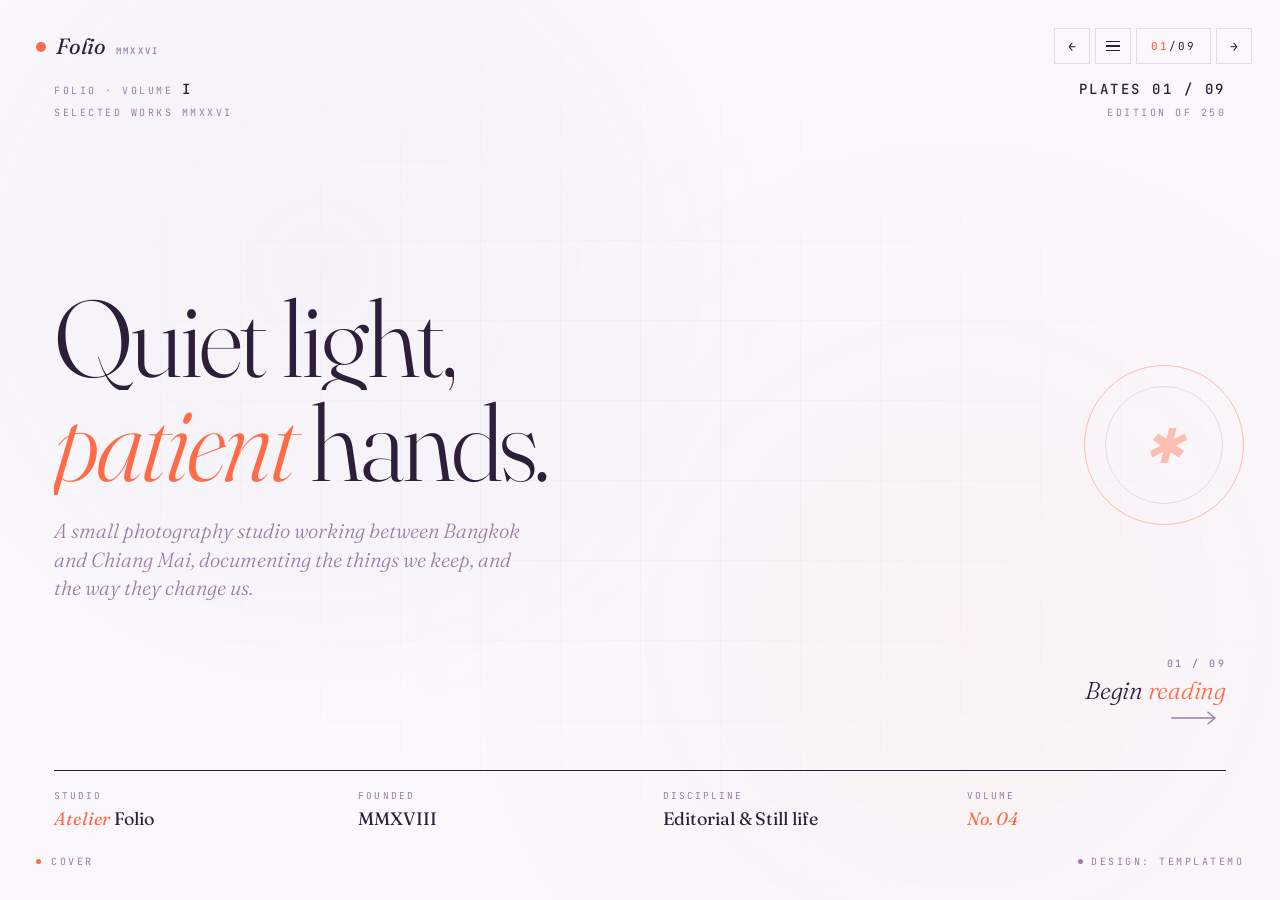
<file: assets/index.html>
<!DOCTYPE html>
<html lang="en">
<head>
<meta charset="UTF-8">
<meta name="viewport" content="width=device-width, initial-scale=1.0">
<title>Folio Slideshow by TemplateMo CSS Templates</title>
</head>
<!--
  Folio Slideshow
  https://templatemo.com/tm-625-folio-slideshow
-->
<body>
<link rel="preconnect" href="https://fonts.googleapis.com">
<link rel="preconnect" href="https://fonts.gstatic.com" crossorigin>
<link href="https://fonts.googleapis.com/css2?family=Fraunces:ital,opsz,wght@0,9..144,300;0,9..144,400;0,9..144,500;0,9..144,700;1,9..144,300;1,9..144,400;1,9..144,500&family=Inter+Tight:wght@400;500;600;700&family=JetBrains+Mono:wght@400;500&display=swap" rel="stylesheet">
<style>
:root{
  --ee:cubic-bezier(0.19,1,0.22,1);
  --eq:cubic-bezier(0.77,0,0.175,1);
  --es:cubic-bezier(0.34,1.56,0.64,1);

  /* Powder Plum + Coral palette */
  --paper:#FAF8FC;
  --surface:#E8E3F0;
  --surface-2:#F0EBF7;
  --mute:#9B7BA8;
  --mute-soft:#C4B0CE;
  --ink:#2D1F3A;
  --ink-2:#5A4A66;
  --accent:#FF6B47;
  --accent-soft:#FFB59E;
  --line:rgba(45,31,58,.12);
  --line-2:rgba(45,31,58,.06);

  --font-serif:'Fraunces',Georgia,serif;
  --font-sans:'Inter Tight','Inter',system-ui,sans-serif;
  --font-mono:'JetBrains Mono','Courier New',monospace;
}

*{margin:0;padding:0;box-sizing:border-box}
html,body{height:100%;width:100%;background:var(--paper);color:var(--ink);font-family:var(--font-sans);-webkit-font-smoothing:antialiased;overflow:hidden}

/* Subtle paper-grain background — gives a warm "printed" feel */
body::before{content:'';position:fixed;inset:0;pointer-events:none;z-index:0;background-image:radial-gradient(circle at 25% 30%,rgba(155,123,168,.06) 0%,transparent 40%),radial-gradient(circle at 75% 70%,rgba(255,107,71,.04) 0%,transparent 50%);opacity:.9}
body::after{content:'';position:fixed;inset:0;pointer-events:none;z-index:0;background-image:linear-gradient(rgba(45,31,58,.025) 1px,transparent 1px),linear-gradient(90deg,rgba(45,31,58,.025) 1px,transparent 1px);background-size:80px 80px;mask-image:radial-gradient(ellipse at center,black 20%,transparent 80%);-webkit-mask-image:radial-gradient(ellipse at center,black 20%,transparent 80%)}

.deck{position:fixed;inset:0;overflow:hidden;z-index:1}

/* Slides — editorial paper-turn transition */
.slide{position:absolute;inset:0;opacity:0;visibility:hidden;transition:opacity .9s var(--eq),visibility .9s,transform .9s var(--eq);z-index:1;overflow-y:auto;overflow-x:hidden;-webkit-overflow-scrolling:touch;transform:translateX(40px)}
.slide.active{opacity:1;visibility:visible;transform:translateX(0);transition-delay:.4s}
.slide.exiting{transition-delay:0s;transform:translateX(-30px)}

.slide-inner{min-height:100%;padding:90px 6vmin 80px;display:flex;flex-direction:column;position:relative}

/* === Persistent chrome === */
.brand{position:fixed;top:32px;left:36px;z-index:100;display:flex;align-items:baseline;gap:10px;font-family:var(--font-serif);font-style:italic;font-weight:400;font-size:22px;letter-spacing:-.01em;color:var(--ink)}
.brand .mark{display:inline-block;width:10px;height:10px;border-radius:50%;background:var(--accent);transform:translateY(-2px)}
.brand .sub{font-family:var(--font-mono);font-style:normal;font-size:9px;letter-spacing:.25em;text-transform:uppercase;color:var(--mute);font-weight:500}

.nav{position:fixed;top:28px;right:28px;display:flex;gap:5px;align-items:center;z-index:100;font-family:var(--font-mono)}
.nav button{background:var(--paper);border:1px solid var(--line);color:var(--ink);cursor:pointer;width:36px;height:36px;display:grid;place-items:center;border-radius:0;font-family:inherit;font-size:13px;font-weight:500;transition:all .25s var(--ee)}
.nav button:hover{background:var(--ink);color:var(--paper);border-color:var(--ink)}
.counter{font-size:11px;letter-spacing:.18em;padding:0 14px;color:var(--ink);min-width:62px;text-align:center;background:var(--paper);border:1px solid var(--line);height:36px;display:flex;align-items:center;justify-content:center}
.counter strong{font-weight:500;color:var(--accent)}

.section-tag{position:fixed;bottom:32px;left:36px;z-index:100;font-family:var(--font-mono);font-size:10px;letter-spacing:.25em;text-transform:uppercase;color:var(--mute);display:flex;gap:10px;align-items:center;pointer-events:none}
.section-tag .pip{width:5px;height:5px;border-radius:50%;background:var(--accent)}

.tm-credit{position:fixed;bottom:32px;right:36px;z-index:100;font-family:var(--font-mono);font-size:10px;letter-spacing:.25em;text-transform:uppercase;color:var(--mute);text-decoration:none;display:flex;gap:8px;align-items:center;transition:color .25s}
.tm-credit:hover{color:var(--ink)}
.tm-credit .tm-dot{width:5px;height:5px;border-radius:50%;background:var(--mute)}

/* === Popup menu — editorial restyle === */
.menu-btn .icon{display:flex;flex-direction:column;gap:3px;align-items:center}
.menu-btn .icon i{display:block;width:14px;height:1.5px;background:currentColor;transition:all .3s var(--ee)}
.menu-btn.open .icon i:nth-child(1){transform:translateY(4.5px) rotate(45deg)}
.menu-btn.open .icon i:nth-child(2){opacity:0}
.menu-btn.open .icon i:nth-child(3){transform:translateY(-4.5px) rotate(-45deg)}

.menu-overlay{position:fixed;inset:0;background:rgba(45,31,58,.4);backdrop-filter:blur(4px);-webkit-backdrop-filter:blur(4px);z-index:200;opacity:0;visibility:hidden;transition:opacity .35s var(--ee),visibility .35s}
.menu-overlay.open{opacity:1;visibility:visible}
.menu-panel{position:fixed;top:50%;left:50%;transform:translate(-50%,-48%) scale(.97);width:min(580px,92vw);max-height:84vh;overflow-y:auto;overflow-x:hidden;background:var(--paper);border:1px solid var(--line);z-index:201;opacity:0;visibility:hidden;transition:opacity .4s var(--ee),visibility .4s,transform .5s var(--es);box-shadow:0 30px 80px rgba(45,31,58,.18);scrollbar-width:thin;scrollbar-color:var(--mute-soft) transparent}
.menu-panel.open{opacity:1;visibility:visible;transform:translate(-50%,-50%) scale(1)}
.menu-panel::-webkit-scrollbar{width:8px}
.menu-panel::-webkit-scrollbar-track{background:transparent;margin:18px 0}
.menu-panel::-webkit-scrollbar-thumb{background:var(--mute-soft);border-radius:0;border:2px solid transparent;background-clip:padding-box}
.menu-panel::-webkit-scrollbar-thumb:hover{background:var(--accent);background-clip:padding-box}
.menu-header{padding:28px 32px 22px;border-bottom:1px solid var(--line);display:flex;justify-content:space-between;align-items:baseline}
.menu-header h3{font-family:var(--font-serif);font-style:italic;font-weight:400;font-size:24px;letter-spacing:-.01em}
.menu-header .menu-meta{font-family:var(--font-mono);font-size:10px;letter-spacing:.22em;text-transform:uppercase;color:var(--mute)}
.menu-list{padding:8px 0;display:flex;flex-direction:column}
.menu-item{display:flex;align-items:baseline;gap:18px;padding:14px 32px;cursor:pointer;transition:all .2s var(--ee);border-bottom:1px solid var(--line-2)}
.menu-item:last-child{border-bottom:none}
.menu-item:hover{background:var(--surface-2);padding-left:38px}
.menu-item.current{background:var(--surface)}
.menu-item.current::before{content:'';position:absolute;left:0;width:4px;height:30px;background:var(--accent);align-self:center}
.menu-item{position:relative}
.menu-item .mi-num{font-family:var(--font-mono);font-size:11px;color:var(--mute);letter-spacing:.18em;width:28px;flex-shrink:0;font-weight:500}
.menu-item.current .mi-num{color:var(--accent)}
.menu-item .mi-label{font-family:var(--font-serif);font-weight:400;font-size:18px;letter-spacing:-.005em;flex:1;color:var(--ink)}
.menu-item .mi-sub{font-family:var(--font-sans);font-size:12px;color:var(--mute);margin-top:2px;letter-spacing:.01em}
.menu-item .mi-arr{color:var(--mute-soft);font-size:14px;transition:all .25s;font-family:var(--font-sans)}
.menu-item:hover .mi-arr{color:var(--accent);transform:translateX(4px)}
.menu-footer{padding:18px 32px 22px;border-top:1px solid var(--line);display:flex;justify-content:space-between;align-items:center;font-family:var(--font-mono);font-size:10px;letter-spacing:.18em;text-transform:uppercase;color:var(--mute)}
.menu-footer kbd{background:var(--surface);border:1px solid var(--line);padding:3px 8px;font-family:var(--font-mono);font-size:9.5px;color:var(--ink);margin:0 4px;font-weight:500}

/* === Reveal utilities === */
.reveal{opacity:0;transform:translateY(24px);transition:opacity 1s var(--ee),transform 1s var(--ee)}
.slide.active .reveal{opacity:1;transform:translateY(0)}
.slide.active .reveal:nth-of-type(1){transition-delay:.55s}
.slide.active .reveal:nth-of-type(2){transition-delay:.7s}
.slide.active .reveal:nth-of-type(3){transition-delay:.85s}
.slide.active .reveal:nth-of-type(4){transition-delay:1s}
.slide.active .reveal:nth-of-type(5){transition-delay:1.15s}
.slide.active .reveal:nth-of-type(6){transition-delay:1.3s}
.slide.active .reveal:nth-of-type(7){transition-delay:1.45s}

.mw{display:inline-block;overflow:hidden;vertical-align:bottom}
.mw>span{display:inline-block;transform:translateY(110%);transition:transform 1.3s var(--ee)}
.slide.active .mw>span{transform:translateY(0)}

/* === Shared elements === */
.eyebrow{display:inline-flex;align-items:center;gap:10px;font-family:var(--font-mono);font-size:11px;letter-spacing:.28em;text-transform:uppercase;color:var(--mute);font-weight:500}
.eyebrow::before{content:'';width:32px;height:1px;background:var(--accent)}

.h-display{font-family:var(--font-serif);font-weight:300;line-height:.98;letter-spacing:-.025em;color:var(--ink)}
.h-display em{font-style:italic;font-weight:300;color:var(--accent)}
.h-display .ornament{font-family:var(--font-serif);font-style:italic;font-weight:300;color:var(--mute)}

.body-lg{font-family:var(--font-serif);font-weight:300;font-size:clamp(16px,1.4vw,20px);line-height:1.55;color:var(--ink-2)}
.body-md{font-family:var(--font-sans);font-size:14px;line-height:1.65;color:var(--ink-2)}
.body-sm{font-family:var(--font-sans);font-size:12px;line-height:1.5;color:var(--mute)}

.btn-primary{background:var(--ink);color:var(--paper);padding:14px 26px;font-family:var(--font-sans);font-size:13px;font-weight:500;letter-spacing:.04em;text-transform:uppercase;display:inline-flex;align-items:center;gap:10px;cursor:pointer;transition:all .3s var(--ee);border:1px solid var(--ink);text-decoration:none}
.btn-primary:hover{background:var(--accent);border-color:var(--accent);color:var(--paper)}
.btn-secondary{background:transparent;color:var(--ink);padding:14px 26px;font-family:var(--font-sans);font-size:13px;font-weight:500;letter-spacing:.04em;text-transform:uppercase;display:inline-flex;align-items:center;gap:10px;cursor:pointer;transition:all .3s var(--ee);border:1px solid var(--ink);text-decoration:none}
.btn-secondary:hover{background:var(--ink);color:var(--paper)}

.hairline-top{border-top:1px solid var(--ink)}
.hairline-bot{border-bottom:1px solid var(--ink)}

/* ====== SLIDE 1 — COVER ====== */
.s-cover{align-items:stretch;justify-content:stretch;padding:80px 6vmin 70px;display:grid;grid-template-rows:auto 1fr auto;gap:3.5vmin}
.s-cover-top{display:flex;justify-content:space-between;align-items:flex-start;font-family:var(--font-mono);font-size:10px;letter-spacing:.25em;text-transform:uppercase;color:var(--mute)}
.s-cover-top .tl,.s-cover-top .tr{display:flex;flex-direction:column;gap:8px}
.s-cover-top .tr{text-align:right;align-items:flex-end}
.s-cover-top strong{color:var(--ink);font-weight:500;font-size:14px;letter-spacing:.18em}
.s-cover-center{display:flex;flex-direction:column;justify-content:center;align-items:flex-start;gap:22px;position:relative}
.s-cover-decor{position:absolute;top:50%;right:-2vmin;transform:translateY(-50%);width:160px;height:160px;border-radius:50%;border:1px solid var(--accent);opacity:0;transition:opacity 1.4s var(--ee) .8s,transform 1.4s var(--ee) .8s}
.slide.active .s-cover-decor{opacity:.4;transform:translateY(-50%) scale(1)}
.s-cover-decor::before{content:'';position:absolute;inset:20px;border:1px solid var(--mute);border-radius:50%;opacity:.6}
.s-cover-decor::after{content:'\2731';position:absolute;top:50%;left:50%;transform:translate(-50%,-50%);font-family:var(--font-serif);font-size:48px;color:var(--accent);font-style:italic;font-weight:300}
.s-cover h1{font-size:clamp(52px,8.5vw,128px);max-width:13ch;position:relative;z-index:1;line-height:.96}
.s-cover h1 em{font-family:var(--font-serif);font-style:italic;color:var(--accent)}
.s-cover-tagline{font-family:var(--font-serif);font-style:italic;font-weight:300;font-size:clamp(16px,1.6vw,22px);color:var(--mute);max-width:480px;line-height:1.4}
.s-cover-bot{display:grid;grid-template-columns:repeat(4,1fr);gap:5vmin;align-items:end;padding-top:18px;border-top:1px solid var(--ink)}
.s-cover-bot .item{display:flex;flex-direction:column;gap:5px}

/* Cover start button — sits bottom-right of center area */
.s-cover-start{position:absolute;right:0;bottom:0;display:flex;flex-direction:column;align-items:flex-end;gap:8px;text-decoration:none;color:var(--ink);cursor:pointer;padding:14px 0 14px 28px;transition:gap .35s var(--ee);z-index:2}
.s-cover-start:hover{gap:12px}
.s-cover-start .sb-num{font-family:var(--font-mono);font-size:10px;letter-spacing:.25em;text-transform:uppercase;color:var(--mute);font-weight:500}
.s-cover-start .sb-label{font-family:var(--font-serif);font-style:italic;font-weight:300;font-size:clamp(20px,1.9vw,28px);line-height:1;color:var(--ink);letter-spacing:-.01em;transition:color .25s}
.s-cover-start .sb-label em{font-style:italic;color:var(--accent)}
.s-cover-start:hover .sb-label{color:var(--accent)}
.s-cover-start .sb-arrow{width:64px;height:14px;color:var(--mute);transition:color .25s,transform .4s var(--ee);overflow:hidden;display:block}
.s-cover-start .sb-arrow svg{width:100%;height:100%;display:block;transition:transform .5s var(--ee)}
.s-cover-start:hover .sb-arrow{color:var(--accent)}
.s-cover-start:hover .sb-arrow svg{transform:translateX(6px)}
.s-cover-bot .item .lbl{font-family:var(--font-mono);font-size:9.5px;letter-spacing:.22em;text-transform:uppercase;color:var(--mute)}
.s-cover-bot .item .val{font-family:var(--font-serif);font-weight:400;font-size:18px;letter-spacing:-.005em;color:var(--ink)}
.s-cover-bot .item .val em{font-style:italic;color:var(--accent)}

/* ====== SLIDE 2 — FOREWORD ====== */
.s-foreword{justify-content:center}
.s-foreword-grid{display:grid;grid-template-columns:1fr 2fr;gap:6vmin;align-items:start}
.s-foreword-side{display:flex;flex-direction:column;gap:18px;padding-top:8px;position:sticky;top:0}
.s-foreword-side .marker{font-family:var(--font-mono);font-size:11px;letter-spacing:.25em;text-transform:uppercase;color:var(--accent);font-weight:500}
.s-foreword-side h2{font-family:var(--font-serif);font-weight:300;font-size:clamp(36px,4.5vw,60px);line-height:1;letter-spacing:-.02em}
.s-foreword-side h2 em{font-style:italic;color:var(--accent)}
.s-foreword-side .meta{font-family:var(--font-mono);font-size:11px;letter-spacing:.18em;color:var(--mute);text-transform:uppercase;border-top:1px solid var(--line);padding-top:14px;margin-top:14px}
.s-foreword-body{display:flex;flex-direction:column;gap:32px;padding-top:8px;max-width:640px}
.fw-lede{font-family:var(--font-serif);font-weight:300;font-size:clamp(17px,1.6vw,22px);line-height:1.55;color:var(--ink);letter-spacing:-.005em}
.fw-lede em{font-style:italic;color:var(--accent)}
.fw-lede::first-letter{font-family:var(--font-serif);font-style:italic;font-weight:400;font-size:4.5em;line-height:.85;float:left;margin:8px 12px 0 0;color:var(--accent)}
.fw-hero{font-family:var(--font-serif);font-style:italic;font-weight:300;font-size:clamp(28px,3.6vw,52px);line-height:1.05;letter-spacing:-.025em;color:var(--ink);padding:24px 0;border-top:1px solid var(--ink);border-bottom:1px solid var(--ink);position:relative}
.fw-hero em{font-style:italic;color:var(--accent);font-weight:300}
.fw-hero::before{content:'\201C';position:absolute;top:6px;left:-30px;font-family:var(--font-serif);font-style:italic;font-size:48px;color:var(--accent);font-weight:300;line-height:1}
.fw-close{font-family:var(--font-serif);font-weight:300;font-size:clamp(15px,1.35vw,18px);line-height:1.6;color:var(--ink-2);letter-spacing:-.005em}
.fw-close em{font-style:italic;color:var(--ink)}
.fw-sig{font-family:var(--font-serif);font-style:italic;font-weight:400;font-size:18px;color:var(--mute);text-align:right;margin-top:8px}
.fw-sig em{color:var(--accent);font-style:italic}

/* ====== SLIDE 3 — PLATE I (full-bleed image) ====== */
.s-plate{padding:0;display:block;align-items:stretch}
.s-plate-frame{position:absolute;inset:0;display:grid;grid-template-rows:auto 1fr auto;grid-template-columns:1fr;gap:0}
.s-plate-top{padding:32px 36px;display:flex;justify-content:space-between;align-items:center;font-family:var(--font-mono);font-size:10px;letter-spacing:.22em;text-transform:uppercase;color:var(--paper);background:transparent;position:relative;z-index:3}
.s-plate-top.over-light{color:var(--ink)}
.s-plate-top strong{font-weight:500}
.s-plate-image{position:relative;overflow:hidden;background:var(--surface)}
.s-plate-image img{width:100%;height:100%;object-fit:cover;display:block;transform:scale(1.05);transition:transform 2.4s var(--ee);filter:saturate(.85) contrast(1.04)}
.slide.active .s-plate-image img{transform:scale(1)}
.s-plate-image::after{content:'';position:absolute;inset:0;background:linear-gradient(180deg,rgba(45,31,58,.35) 0%,transparent 30%,transparent 60%,rgba(45,31,58,.55) 100%);pointer-events:none}
.s-plate-caption{position:absolute;bottom:90px;left:36px;right:36px;display:flex;justify-content:space-between;align-items:flex-end;color:var(--paper);z-index:3;gap:40px}
.s-plate-caption .ttl{font-family:var(--font-serif);font-style:italic;font-weight:300;font-size:clamp(36px,5vw,72px);line-height:1;letter-spacing:-.02em;max-width:14ch}
.s-plate-caption .meta{font-family:var(--font-mono);font-size:10px;letter-spacing:.22em;text-transform:uppercase;display:flex;flex-direction:column;gap:6px;text-align:right;flex-shrink:0;min-width:160px}
.s-plate-caption .meta strong{font-weight:500;font-size:13px;letter-spacing:.15em;color:var(--accent-soft)}
.s-plate-bot{padding:24px 36px;font-family:var(--font-mono);font-size:10px;letter-spacing:.22em;text-transform:uppercase;color:var(--paper);position:relative;z-index:3;border-top:1px solid rgba(250,248,252,.2);display:flex;justify-content:space-between}

/* ====== SLIDE 4 — INDEX ====== */
.s-index{justify-content:center}
.s-index-head{display:flex;justify-content:space-between;align-items:flex-end;padding-bottom:24px;border-bottom:1px solid var(--ink);gap:40px;flex-wrap:wrap}
.s-index-head h2{font-family:var(--font-serif);font-weight:300;font-size:clamp(48px,7vw,100px);line-height:.95;letter-spacing:-.025em;flex:1;min-width:280px}
.s-index-head h2 em{font-style:italic;color:var(--accent)}
.s-index-head .meta{font-family:var(--font-mono);font-size:11px;letter-spacing:.22em;text-transform:uppercase;color:var(--mute);text-align:right;display:flex;flex-direction:column;gap:8px}
.s-index-head .meta strong{color:var(--ink);font-size:14px;letter-spacing:.18em}
.s-index-list{margin-top:32px;display:flex;flex-direction:column}
.s-index-row{display:grid;grid-template-columns:60px 1fr 1.2fr 100px;gap:24px;align-items:baseline;padding:18px 0;border-bottom:1px solid var(--line);transition:padding .3s var(--ee),background .3s var(--ee);cursor:pointer}
.s-index-row:hover{padding-left:14px;background:linear-gradient(90deg,var(--surface-2) 0%,transparent 100%)}
.s-index-row .num{font-family:var(--font-mono);font-size:13px;letter-spacing:.18em;color:var(--mute);font-weight:500}
.s-index-row .ttl{font-family:var(--font-serif);font-weight:300;font-size:clamp(20px,2vw,28px);letter-spacing:-.005em;color:var(--ink);line-height:1.15}
.s-index-row .ttl em{font-style:italic;color:var(--accent)}
.s-index-row .desc{font-family:var(--font-sans);font-size:13px;color:var(--mute);line-height:1.45}
.s-index-row .yr{font-family:var(--font-mono);font-size:11px;letter-spacing:.18em;color:var(--mute);text-align:right;font-weight:500}
.s-index-row:hover .ttl{color:var(--accent)}

/* ====== SLIDE 5 — SPREAD (image + prose + pull quote) ====== */
.s-spread{justify-content:center}
.s-spread-grid{display:grid;grid-template-columns:1fr 1fr;gap:5vmin;align-items:stretch;flex:1}
.s-spread-img{position:relative;overflow:hidden;background:var(--surface);min-height:400px}
.s-spread-img img{width:100%;height:100%;object-fit:cover;transform:scale(1.05);transition:transform 2s var(--ee);display:block;filter:saturate(.9)}
.slide.active .s-spread-img img{transform:scale(1)}
.s-spread-img .label{position:absolute;top:24px;left:24px;font-family:var(--font-mono);font-size:10px;letter-spacing:.22em;text-transform:uppercase;color:var(--paper);background:rgba(45,31,58,.7);padding:6px 12px;backdrop-filter:blur(8px);-webkit-backdrop-filter:blur(8px)}
.s-spread-text{display:flex;flex-direction:column;justify-content:center;gap:24px;padding-right:2vmin}
.s-spread-text h2{font-family:var(--font-serif);font-weight:300;font-size:clamp(34px,4.5vw,60px);line-height:1.02;letter-spacing:-.025em}
.s-spread-text h2 em{font-style:italic;color:var(--accent)}
.s-spread-text .lead{font-family:var(--font-serif);font-weight:300;font-size:clamp(15px,1.3vw,18px);line-height:1.65;color:var(--ink-2)}
.s-spread-text .lead em{font-style:italic;color:var(--ink)}
.s-pullquote{margin-top:8px;padding:24px 0 24px 28px;border-left:3px solid var(--accent);font-family:var(--font-serif);font-style:italic;font-weight:300;font-size:clamp(17px,1.6vw,24px);line-height:1.4;color:var(--ink);position:relative}
.s-pullquote::before{content:'\201C';position:absolute;top:-8px;left:14px;font-size:48px;color:var(--accent);font-family:var(--font-serif)}
.s-pullquote .attr{display:block;margin-top:14px;font-family:var(--font-mono);font-style:normal;font-size:10px;letter-spacing:.22em;text-transform:uppercase;color:var(--mute);font-weight:500}

/* ====== SLIDE 6 — SELECTED WORKS (3-image grid) ====== */
.s-works{gap:2.2vmin;justify-content:center}
.slide-inner.s-works{padding:60px 6vmin 50px}
.s-works-head{display:flex;justify-content:space-between;align-items:flex-end;gap:40px;flex-wrap:wrap;padding-bottom:12px;border-bottom:1px solid var(--ink)}
.s-works-head h2{font-family:var(--font-serif);font-weight:300;font-size:clamp(32px,4vw,54px);line-height:1;letter-spacing:-.025em;flex:1;min-width:260px}
.s-works-head h2 em{font-style:italic;color:var(--accent)}
.s-works-head .lead{font-family:var(--font-serif);font-weight:300;font-style:italic;font-size:clamp(13px,1.1vw,15px);line-height:1.5;color:var(--mute);max-width:340px}
.works-grid{display:grid;grid-template-columns:repeat(4,1fr);gap:18px;width:100%}
.work-card{display:flex;flex-direction:column;gap:10px;cursor:pointer;text-decoration:none;color:inherit}
.work-card .wc-img{aspect-ratio:4/5;overflow:hidden;position:relative;background:var(--surface)}
.work-card .wc-img img{width:100%;height:100%;object-fit:cover;transition:transform .8s var(--ee);display:block;filter:saturate(.88)}
.work-card:hover .wc-img img{transform:scale(1.05)}
.work-card .wc-img::after{content:'';position:absolute;inset:0;background:rgba(45,31,58,0);transition:background .4s}
.work-card:hover .wc-img::after{background:rgba(45,31,58,.12)}
.work-card .wc-meta{display:flex;justify-content:space-between;align-items:baseline;font-family:var(--font-mono);font-size:10px;letter-spacing:.22em;text-transform:uppercase;color:var(--mute)}
.work-card .wc-meta .num{font-weight:500}
.work-card .wc-title{font-family:var(--font-serif);font-weight:300;font-size:clamp(18px,1.7vw,24px);line-height:1.1;letter-spacing:-.01em;color:var(--ink);transition:color .3s}
.work-card:hover .wc-title{color:var(--accent)}
.work-card .wc-title em{font-style:italic;color:var(--accent)}
.work-card .wc-desc{font-family:var(--font-sans);font-size:12.5px;color:var(--mute);line-height:1.45}
.work-card .wc-link{font-family:var(--font-mono);font-size:10px;letter-spacing:.22em;text-transform:uppercase;color:var(--ink);font-weight:500;display:inline-flex;align-items:center;gap:8px;border-bottom:1px solid var(--ink);padding-bottom:4px;align-self:flex-start;transition:all .3s}
.work-card:hover .wc-link{color:var(--accent);border-color:var(--accent);gap:12px}

/* ====== SLIDE 7 — PRESS / RECOGNITION ====== */
.s-press{justify-content:center;gap:5vmin}
.s-press-head{max-width:760px}
.s-press-head h2{font-family:var(--font-serif);font-weight:300;font-size:clamp(40px,5.5vw,76px);line-height:1;letter-spacing:-.025em;margin-top:18px}
.s-press-head h2 em{font-style:italic;color:var(--accent)}
.press-grid{display:grid;grid-template-columns:repeat(2,1fr);gap:24px}
.press-card{padding:28px 32px;border:1px solid var(--line);background:var(--paper);display:flex;flex-direction:column;gap:18px;transition:all .4s var(--ee);position:relative}
.press-card::before{content:'\201C';position:absolute;top:14px;right:24px;font-family:var(--font-serif);font-size:64px;color:var(--accent);opacity:.18;line-height:1;font-style:italic}
.press-card:hover{border-color:var(--accent);transform:translateY(-3px);box-shadow:0 14px 30px rgba(45,31,58,.08)}
.press-card .pc-quote{font-family:var(--font-serif);font-style:italic;font-weight:300;font-size:clamp(17px,1.5vw,22px);line-height:1.4;letter-spacing:-.005em;color:var(--ink);position:relative;z-index:1}
.press-card .pc-attr{display:flex;justify-content:space-between;align-items:center;padding-top:16px;border-top:1px solid var(--line);font-family:var(--font-mono);font-size:10px;letter-spacing:.22em;text-transform:uppercase;color:var(--mute)}
.press-card .pc-attr strong{color:var(--ink);font-weight:500;font-size:11px;letter-spacing:.18em}
.press-card .pc-stars{color:var(--accent);font-size:13px;letter-spacing:2px}

/* ====== SLIDE 8 — MORE FROM TEMPLATEMO ====== */
.s-more{gap:4vmin;justify-content:center}
.s-more-head{display:flex;justify-content:space-between;align-items:flex-end;gap:40px;flex-wrap:wrap;padding-bottom:20px;border-bottom:1px solid var(--ink)}
.s-more-head .sm-l{flex:1;min-width:300px}
.s-more-head h2{font-family:var(--font-serif);font-weight:300;font-size:clamp(36px,4.6vw,60px);line-height:1;letter-spacing:-.025em;margin-top:14px}
.s-more-head h2 em{font-style:italic;color:var(--accent)}
.s-more-head .sm-r{font-family:var(--font-serif);font-style:italic;font-weight:300;font-size:15px;color:var(--mute);max-width:340px;line-height:1.55}
.s-more-head .sm-r a{color:var(--accent);text-decoration:none;border-bottom:1px solid var(--accent);transition:opacity .25s}
.s-more-head .sm-r a:hover{opacity:.7}
.more-grid{display:grid;grid-template-columns:repeat(4,1fr);gap:18px}
.more-card{display:flex;flex-direction:column;text-decoration:none;color:inherit;border:1px solid var(--line);background:var(--paper);overflow:hidden;transition:transform .4s var(--ee),border-color .4s var(--ee),box-shadow .4s var(--ee);opacity:0}
.more-card:hover{transform:translateY(-4px);border-color:var(--accent);box-shadow:0 14px 30px rgba(45,31,58,.1)}
@keyframes moreCardIn{from{opacity:0;transform:translateY(28px)}to{opacity:1;transform:translateY(0)}}
.slide.active .more-card{animation:moreCardIn 1s var(--ee) forwards}
.slide.active .more-card:nth-child(1){animation-delay:.6s}
.slide.active .more-card:nth-child(2){animation-delay:.75s}
.slide.active .more-card:nth-child(3){animation-delay:.9s}
.slide.active .more-card:nth-child(4){animation-delay:1.05s}
.more-card .mc-thumb{aspect-ratio:16/10;overflow:hidden;position:relative;background:var(--surface);border-bottom:1px solid var(--line)}
.more-card .mc-thumb img{width:100%;height:100%;object-fit:cover;object-position:top center;transition:transform .8s var(--ee);display:block;filter:saturate(.9)}
.more-card:hover .mc-thumb img{transform:scale(1.05);transform-origin:top center}
.more-card .mc-body{padding:20px;display:flex;flex-direction:column;gap:8px;flex:1}
.more-card .mc-tag{font-family:var(--font-mono);font-size:10px;letter-spacing:.2em;text-transform:uppercase;color:var(--mute);display:flex;align-items:center;gap:8px;font-weight:500}
.more-card .mc-tag .pip{width:5px;height:5px;border-radius:50%;background:var(--accent)}
.more-card .mc-title{font-family:var(--font-serif);font-weight:400;font-size:20px;letter-spacing:-.005em;line-height:1.15;color:var(--ink)}
.more-card .mc-desc{font-family:var(--font-sans);font-size:12.5px;line-height:1.5;color:var(--mute);flex:1}
.more-card .mc-cta{font-family:var(--font-mono);font-size:10px;letter-spacing:.22em;text-transform:uppercase;color:var(--ink);font-weight:500;display:inline-flex;align-items:center;gap:6px;border-bottom:1px solid var(--ink);padding-bottom:4px;align-self:flex-start;transition:all .3s}
.more-card:hover .mc-cta{color:var(--accent);border-color:var(--accent);gap:10px}

/* ====== SLIDE 9 — COLOPHON / CONTACT ====== */
.s-colophon{align-items:stretch;justify-content:stretch;display:grid;grid-template-rows:auto 1fr auto;gap:5vmin;padding:90px 6vmin 80px}
.s-colophon-top{display:flex;justify-content:space-between;align-items:center;padding-bottom:20px;border-bottom:1px solid var(--ink)}
.s-colophon-top .marker{font-family:var(--font-mono);font-size:11px;letter-spacing:.28em;text-transform:uppercase;color:var(--accent);font-weight:500;display:flex;align-items:center;gap:10px}
.s-colophon-top .marker::before{content:'';width:32px;height:1px;background:var(--accent)}
.s-colophon-top .meta{font-family:var(--font-mono);font-size:10px;letter-spacing:.22em;text-transform:uppercase;color:var(--mute)}
.s-colophon-center{display:grid;grid-template-columns:1.5fr 1fr;gap:6vmin;align-items:center}
.s-colophon-headline h2{font-family:var(--font-serif);font-weight:300;font-size:clamp(54px,8.5vw,140px);line-height:.95;letter-spacing:-.03em;color:var(--ink)}
.s-colophon-headline h2 em{font-style:italic;color:var(--accent)}
.s-colophon-headline h2 .ornament{font-family:var(--font-serif);font-style:italic;color:var(--mute);font-weight:300}
.s-colophon-headline p a{color:var(--accent);text-decoration:none;border-bottom:1px solid var(--accent);padding-bottom:1px;transition:opacity .25s;font-style:normal}
.s-colophon-headline p a:hover{opacity:.7}
.s-colophon-headline p{margin-top:24px;font-family:var(--font-serif);font-style:italic;font-weight:300;font-size:clamp(16px,1.5vw,22px);line-height:1.5;color:var(--mute);max-width:480px}
.s-colophon-cta{display:flex;flex-direction:column;gap:24px;align-items:flex-start}
.s-colophon-contact{display:flex;flex-direction:column;gap:18px;width:100%}
.s-colophon-contact .row{display:flex;flex-direction:column;gap:4px;padding-bottom:14px;border-bottom:1px solid var(--line)}
.s-colophon-contact .row .lbl{font-family:var(--font-mono);font-size:9.5px;letter-spacing:.22em;text-transform:uppercase;color:var(--mute);font-weight:500}
.s-colophon-contact .row .val{font-family:var(--font-serif);font-weight:400;font-size:18px;letter-spacing:-.005em;color:var(--ink)}
.s-colophon-contact .row .val em{font-style:italic;color:var(--accent)}
.s-colophon-contact .row .val a{color:inherit;text-decoration:none;transition:color .25s}
.s-colophon-contact .row .val a:hover{color:var(--accent)}
.s-colophon-cta-btns{display:flex;gap:12px;flex-wrap:wrap;margin-top:8px}
.s-colophon-bot{display:flex;justify-content:space-between;align-items:center;padding-top:20px;border-top:1px solid var(--ink);font-family:var(--font-mono);font-size:10px;letter-spacing:.22em;text-transform:uppercase;color:var(--mute);flex-wrap:wrap;gap:14px}
.s-colophon-bot strong{color:var(--ink);font-weight:500}
.s-colophon-notes{font-family:var(--font-serif);font-style:italic;font-weight:300;font-size:14px;line-height:1.55;color:var(--mute);max-width:780px;padding-top:18px;border-top:1px solid var(--line)}
.s-colophon-notes em{font-style:italic;color:var(--ink);font-weight:400}
.s-colophon-notes a{color:var(--accent);text-decoration:none;border-bottom:1px solid var(--accent);transition:opacity .25s}
.s-colophon-notes a:hover{opacity:.7}

/* ====== Slide-level scrollbar ====== */
.slide{scrollbar-width:thin;scrollbar-color:var(--mute-soft) transparent}
.slide::-webkit-scrollbar{width:8px;height:8px}
.slide::-webkit-scrollbar-track{background:transparent}
.slide::-webkit-scrollbar-thumb{background:var(--mute-soft);border-radius:0;border:2px solid transparent;background-clip:padding-box}
.slide::-webkit-scrollbar-thumb:hover{background:var(--accent);background-clip:padding-box;border:2px solid transparent}

/* ====== In-flow footer (mobile) ====== */
.slide-footer{display:none}

/* ====== Responsive ====== */
@media (max-width:1024px){
  .s-foreword-grid{grid-template-columns:1fr;gap:32px}
  .s-foreword-side{position:static}
  .fw-hero::before{left:-22px}
  .s-spread-grid{grid-template-columns:1fr;gap:32px}
  .works-grid{grid-template-columns:repeat(2,1fr);gap:20px;max-width:640px}
  .work-card{gap:10px}
  .more-grid{grid-template-columns:repeat(2,1fr)}
  .press-grid{grid-template-columns:1fr}
  .s-cover-bot{grid-template-columns:repeat(2,1fr);gap:24px}
  .s-colophon-center{grid-template-columns:1fr;gap:32px}
}
@media (max-width:640px){
  html,body{overflow:hidden}
  .slide-inner,.s-cover,.s-colophon{padding:72px 18px 24px}
  .brand{top:20px;left:20px;font-size:18px}
  .nav{top:18px;right:18px;gap:4px}
  .nav button{width:32px;height:32px;font-size:12px}
  .counter{padding:0 10px;font-size:10px;height:32px;min-width:54px}
  .section-tag,.tm-credit{display:none}
  .works-grid{grid-template-columns:repeat(2,1fr);gap:14px;max-width:none}
  .work-card{gap:8px}
  .work-card .wc-desc{display:none}
  .work-card .wc-title{font-size:18px}
  .more-grid{grid-template-columns:1fr}
  .s-cover-bot{grid-template-columns:1fr 1fr;gap:18px}
  .s-cover-start{position:static;align-items:flex-start;padding:14px 0 0;margin-top:14px;border-top:1px solid var(--line)}
  .s-cover-start .sb-label{font-size:22px}
  .s-cover-start .sb-arrow{width:48px}
  .s-plate-caption{bottom:80px;left:20px;right:20px;flex-direction:column;align-items:flex-start;gap:14px}
  .s-plate-caption .meta{text-align:left}
  .s-plate-top,.s-plate-bot{padding:18px 20px}
  .s-index-row{grid-template-columns:40px 1fr 70px;gap:14px}
  .s-index-row .desc{display:none}
  .fw-lede::first-letter{font-size:3.8em}
  .fw-hero::before{display:none}
  .fw-hero{padding:18px 0}
  /* In-flow footer */
  .slide-footer{display:flex;justify-content:space-between;align-items:center;gap:14px;padding:24px 0 0;margin-top:auto;border-top:1px solid var(--line);font-family:var(--font-mono);font-size:9px;letter-spacing:.2em;text-transform:uppercase;color:var(--mute);flex-wrap:wrap}
  .slide-footer .sf-section{display:flex;align-items:center;gap:8px}
  .slide-footer .sf-section .pip{width:5px;height:5px;border-radius:50%;background:var(--accent)}
  .slide-footer .sf-credit{display:flex;align-items:center;gap:7px;color:var(--mute);text-decoration:none}
  .slide-footer .sf-credit .pip{width:5px;height:5px;border-radius:50%;background:var(--mute)}
  .menu-panel{width:94vw;max-height:88vh}
  .menu-header{padding:20px 22px 16px}
  .menu-item{padding:12px 22px;gap:14px}
  .menu-item:hover{padding-left:28px}
  .menu-item .mi-num{width:24px;font-size:10px}
  .menu-item .mi-label{font-size:16px}
  .menu-footer{padding:14px 22px 18px;font-size:9px}
}
@media (max-height:500px) and (orientation:landscape){
  .slide-inner,.s-cover,.s-colophon{padding:60px 28px 40px}
  .nav{top:14px;right:14px}
  .brand{top:14px;left:16px}
  .section-tag{bottom:14px;left:16px}
  .tm-credit{bottom:14px;right:16px}
}
</style>
</head>
<body>

<div class="brand">
  <span class="mark"></span>Folio<span class="sub">Mmxxvi</span>
</div>

<div class="section-tag"><span class="pip"></span><span id="sectionName">Cover</span></div>

<a class="tm-credit" href="https://templatemo.com" target="_blank" rel="nofollow noopener">
  <span class="tm-dot"></span><span>Design: TemplateMo</span>
</a>

<div class="deck" id="deck">

  <!-- ============ 1. COVER ============ -->
  <section class="slide active" data-section="Cover" data-sub="Studio introduction">
    <div class="slide-inner s-cover">
      <div class="s-cover-top reveal">
        <div class="tl">
          <span>Folio &middot; Volume <strong>I</strong></span>
          <span>Selected works MMXXVI</span>
        </div>
        <div class="tr">
          <span><strong>Plates 01 / 09</strong></span>
          <span>Edition of 250</span>
        </div>
      </div>
      <div class="s-cover-center">
        <div class="s-cover-decor"></div>
        <h1 class="h-display">
          <span class="mw"><span>Quiet light,</span></span><br>
          <span class="mw"><span><em>patient</em> hands.</span></span>
        </h1>
        <p class="s-cover-tagline reveal">A small photography studio working between Bangkok and Chiang Mai, documenting the things we keep, and the way they change us.</p>
        <a class="s-cover-start reveal" data-goto="2" aria-label="Begin reading">
          <span class="sb-num">01 / 09</span>
          <span class="sb-label">Begin <em>reading</em></span>
          <span class="sb-arrow" aria-hidden="true">
            <svg viewBox="0 0 40 12" fill="none" stroke="currentColor" stroke-width="1.2" stroke-linecap="round">
              <path d="M1 6h36"/>
              <path d="M32 1l6 5-6 5"/>
            </svg>
          </span>
        </a>
      </div>
      <div class="s-cover-bot">
        <div class="item reveal">
          <span class="lbl">Studio</span>
          <span class="val"><em>Atelier</em> Folio</span>
        </div>
        <div class="item reveal">
          <span class="lbl">Founded</span>
          <span class="val">MMXVIII</span>
        </div>
        <div class="item reveal">
          <span class="lbl">Discipline</span>
          <span class="val">Editorial &amp; Still life</span>
        </div>
        <div class="item reveal">
          <span class="lbl">Volume</span>
          <span class="val"><em>No. 04</em></span>
        </div>
      </div>
    </div>
  </section>

  <!-- ============ 2. FOREWORD ============ -->
  <section class="slide" data-section="Foreword" data-sub="A note from the studio">
    <div class="slide-inner s-foreword">
      <div class="s-foreword-grid">
        <aside class="s-foreword-side">
          <div class="marker reveal">&sect; Foreword</div>
          <h2 class="reveal">On <em>looking</em>, slowly.</h2>
          <div class="meta reveal">A note &mdash; by the studio<br>March, MMXXVI</div>
        </aside>
        <div class="s-foreword-body">
          <p class="fw-lede reveal">We began this studio with a single, quiet conviction &mdash; that the camera, in the right hour, can be an act of <em>attention</em> rather than acquisition.</p>
          <p class="fw-hero reveal">The most honest photographs<br>are not made.<br>They are <em>waited for</em>.</p>
          <p class="fw-close reveal">This volume gathers the work we returned to most often this year. Some of it was commissioned. Most of it was made simply because the light asked us to.</p>
          <p class="fw-sig reveal">&mdash; <em>Atelier</em> Folio</p>
        </div>
      </div>
    </div>
  </section>

  <!-- ============ 3. PLATE I — full-bleed image ============ -->
  <section class="slide" data-section="Plate I" data-sub="Featured commission">
    <div class="slide-inner s-plate">
      <div class="s-plate-frame">
        <div class="s-plate-top">
          <span><strong>Plate I</strong> &middot; The Long Afternoon</span>
          <span>Commissioned by Folio Editorial</span>
        </div>
        <div class="s-plate-image">
          <img src="images/featured-pic-01.jpg" alt="Featured photograph: still life on a sunlit window sill">
        </div>
        <div class="s-plate-bot">
          <span>Format &middot; 645 medium format</span>
          <span>Bangkok, MMXXVI</span>
          <span>03 / 09</span>
        </div>
      </div>
      <div class="s-plate-caption">
        <h2 class="ttl">The long afternoon, captured at <em>4:17pm</em>.</h2>
        <div class="meta">
          <strong>Plate I</strong>
          <span>645 Medium Format</span>
          <span>Natural light only</span>
          <span>April MMXXVI</span>
        </div>
      </div>
    </div>
  </section>

  <!-- ============ 4. INDEX ============ -->
  <section class="slide" data-section="Index" data-sub="Plates in this volume">
    <div class="slide-inner s-index">
      <div class="s-index-head">
        <h2 class="reveal">Index of <em>plates</em></h2>
        <div class="meta reveal">
          <span><strong>Volume I &middot; MMXXVI</strong></span>
          <span>Nine plates &middot; Six commissions</span>
        </div>
      </div>
      <div class="s-index-list">
        <a class="s-index-row reveal">
          <span class="num">01 &mdash;</span>
          <span class="ttl">The <em>quiet</em> hour</span>
          <span class="desc">An interior study of light moving across a room from morning to dusk.</span>
          <span class="yr">MMXXVI</span>
        </a>
        <a class="s-index-row reveal">
          <span class="num">02 &mdash;</span>
          <span class="ttl">Studies in <em>linen</em></span>
          <span class="desc">Editorial commission for a small textile maison in Chiang Mai.</span>
          <span class="yr">MMXXVI</span>
        </a>
        <a class="s-index-row reveal">
          <span class="num">03 &mdash;</span>
          <span class="ttl">The long <em>afternoon</em></span>
          <span class="desc">The featured plate &mdash; a single afternoon, photographed in fragments.</span>
          <span class="yr">MMXXVI</span>
        </a>
        <a class="s-index-row reveal">
          <span class="num">04 &mdash;</span>
          <span class="ttl">Vessels &amp; <em>vessels</em></span>
          <span class="desc">A still-life series for a ceramicist's first European exhibition.</span>
          <span class="yr">MMXXV</span>
        </a>
        <a class="s-index-row reveal">
          <span class="num">05 &mdash;</span>
          <span class="ttl">After the <em>storm</em></span>
          <span class="desc">Personal work &mdash; the garden, photographed three days after monsoon.</span>
          <span class="yr">MMXXV</span>
        </a>
        <a class="s-index-row reveal">
          <span class="num">06 &mdash;</span>
          <span class="ttl">Hands at <em>rest</em></span>
          <span class="desc">A portrait series for a slow-fashion campaign in Tokyo.</span>
          <span class="yr">MMXXV</span>
        </a>
      </div>
    </div>
  </section>

  <!-- ============ 5. SPREAD ============ -->
  <section class="slide" data-section="Approach" data-sub="How we work">
    <div class="slide-inner s-spread">
      <div class="s-spread-grid">
        <div class="s-spread-img reveal">
          <span class="label">&sect; Plate II &middot; Studies in Linen</span>
          <img src="images/editorial-pic-01.jpg" alt="Editorial photograph from the Studies in Linen series">
        </div>
        <div class="s-spread-text">
          <div class="eyebrow reveal">Our approach</div>
          <h2 class="reveal">A <em>method</em> built on patience and proximity.</h2>
          <p class="lead reveal">Most of our work is shot on medium format film, in natural light, with no team. The subject and the studio: that is the entire crew. We believe the best frames arrive when nothing is rushed and everyone in the room can <em>breathe</em>.</p>
          <blockquote class="s-pullquote reveal">
            We do not chase the perfect light. We arrive early, wait for it, and trust that it knows the way.
            <span class="attr">&mdash; Studio philosophy</span>
          </blockquote>
        </div>
      </div>
    </div>
  </section>

  <!-- ============ 6. SELECTED WORKS ============ -->
  <section class="slide" data-section="Selected works" data-sub="Three from the year">
    <div class="slide-inner s-works">
      <div class="s-works-head">
        <h2 class="reveal">Selected <em>works</em></h2>
        <p class="lead reveal">Three commissions from this year that captured something of how the studio thinks. Each is a small story about light, time, and care.</p>
      </div>
      <div class="works-grid">
        <a class="work-card reveal">
          <div class="wc-img"><img src="images/selected-work-01.jpg" alt="Quiet Hour series — featured photograph"></div>
          <div class="wc-meta"><span class="num">No. 01</span><span>Editorial</span></div>
          <div class="wc-title">The <em>quiet</em> hour</div>
          <p class="wc-desc">An interior study of late afternoon light, photographed across a single day in March.</p>
          <span class="wc-link">View series &rarr;</span>
        </a>
        <a class="work-card reveal">
          <div class="wc-img"><img src="images/selected-work-02.jpg" alt="Studies in Linen — editorial commission"></div>
          <div class="wc-meta"><span class="num">No. 02</span><span>Commission</span></div>
          <div class="wc-title">Studies in <em>linen</em></div>
          <p class="wc-desc">A small textile maison in Chiang Mai. Six weeks. Forty-three frames. Three published.</p>
          <span class="wc-link">View series &rarr;</span>
        </a>
        <a class="work-card reveal">
          <div class="wc-img"><img src="images/selected-work-03.jpg" alt="Vessels and Vessels — still life series"></div>
          <div class="wc-meta"><span class="num">No. 03</span><span>Exhibition</span></div>
          <div class="wc-title">Vessels &amp; <em>vessels</em></div>
          <p class="wc-desc">Still-life work for a ceramicist's first European exhibition. Shown in Antwerp, autumn.</p>
          <span class="wc-link">View series &rarr;</span>
        </a>
        <a class="work-card reveal">
          <div class="wc-img"><img src="images/selected-work-04.jpg" alt="Hands at Rest — portrait series"></div>
          <div class="wc-meta"><span class="num">No. 04</span><span>Portrait</span></div>
          <div class="wc-title">Hands at <em>rest</em></div>
          <p class="wc-desc">A quiet portrait series for a slow-fashion campaign in Tokyo. Six artisans, photographed at work.</p>
          <span class="wc-link">View series &rarr;</span>
        </a>
      </div>
    </div>
  </section>

  <!-- ============ 7. PRESS ============ -->
  <section class="slide" data-section="Press" data-sub="What's been said">
    <div class="slide-inner s-press">
      <div class="s-press-head">
        <div class="eyebrow reveal">Press &amp; Recognition</div>
        <h2 class="reveal">Words that <em>found</em> the work.</h2>
      </div>
      <div class="press-grid">
        <div class="press-card reveal">
          <p class="pc-quote">A studio that has rediscovered what photography can do when it is allowed, simply, to wait.</p>
          <div class="pc-attr">
            <strong>Cereal Magazine</strong>
            <span class="pc-stars">&#9733;&#9733;&#9733;&#9733;&#9733;</span>
          </div>
        </div>
        <div class="press-card reveal">
          <p class="pc-quote">There is a softness to Folio's work that feels almost out of step with our times &mdash; in the best possible sense.</p>
          <div class="pc-attr">
            <strong>Kinfolk &middot; Issue 47</strong>
            <span class="pc-stars">&#9733;&#9733;&#9733;&#9733;&#9733;</span>
          </div>
        </div>
        <div class="press-card reveal">
          <p class="pc-quote">Their still-life series for the Antwerp exhibition was, quite simply, the most quietly devastating room of the season.</p>
          <div class="pc-attr">
            <strong>The Gentlewoman</strong>
            <span class="pc-stars">&#9733;&#9733;&#9733;&#9733;&#9733;</span>
          </div>
        </div>
        <div class="press-card reveal">
          <p class="pc-quote">Atelier Folio works the way the best small studios always have &mdash; with patience, with restraint, and with a careful eye on the door.</p>
          <div class="pc-attr">
            <strong>Apartamento</strong>
            <span class="pc-stars">&#9733;&#9733;&#9733;&#9733;&#9733;</span>
          </div>
        </div>
      </div>
    </div>
  </section>

  <!-- ============ 8. MORE FROM TEMPLATEMO ============ -->
  <section class="slide" data-section="More templates" data-sub="From the TemplateMo collection">
    <div class="slide-inner s-more">
      <div class="s-more-head">
        <div class="sm-l">
          <div class="eyebrow reveal">Also worth seeing</div>
          <h2 class="reveal">More from <em>TemplateMo</em>.</h2>
        </div>
        <p class="sm-r reveal">Four of the latest free HTML &amp; CSS templates from our collection. Browse the full catalog at <a href="https://templatemo.com" target="_blank" rel="nofollow noopener">templatemo.com</a>.</p>
      </div>
      <div class="more-grid">
        <a class="more-card" href="https://templatemo.com/tm-624-lustro-slideshow" target="_blank" rel="nofollow noopener">
          <div class="mc-thumb"><img src="images/tm-624-lustro-slideshow.jpg" alt="Lustro Slideshow template" loading="lazy"></div>
          <div class="mc-body">
            <div class="mc-tag"><span class="pip"></span>TM-624 &middot; Slideshow</div>
            <div class="mc-title">Lustro Slideshow</div>
            <div class="mc-desc">A nine-slide product launch deck with dark glassmorphic styling, popup menu, and comparison table.</div>
            <span class="mc-cta">View template &rarr;</span>
          </div>
        </a>
        <a class="more-card" href="https://templatemo.com/tm-622-clearwave" target="_blank" rel="nofollow noopener">
          <div class="mc-thumb"><img src="images/tm-622-clearwave.jpg" alt="Clearwave template" loading="lazy"></div>
          <div class="mc-body">
            <div class="mc-tag"><span class="pip"></span>TM-622 &middot; SaaS</div>
            <div class="mc-title">Clearwave</div>
            <div class="mc-desc">A free SaaS landing page template built with pure HTML, CSS, and JavaScript &mdash; no frameworks.</div>
            <span class="mc-cta">View template &rarr;</span>
          </div>
        </a>
        <a class="more-card" href="https://templatemo.com/tm-621-luminary" target="_blank" rel="nofollow noopener">
          <div class="mc-thumb"><img src="images/tm-621-luminary.jpg" alt="Luminary template" loading="lazy"></div>
          <div class="mc-body">
            <div class="mc-tag"><span class="pip"></span>TM-621 &middot; SaaS / B2B</div>
            <div class="mc-title">Luminary</div>
            <div class="mc-desc">Designed for SaaS platforms, workflow automation tools, and B2B technology product launches.</div>
            <span class="mc-cta">View template &rarr;</span>
          </div>
        </a>
        <a class="more-card" href="https://templatemo.com/tm-620-compression" target="_blank" rel="nofollow noopener">
          <div class="mc-thumb"><img src="images/tm-620-compression.jpg" alt="Compression template" loading="lazy"></div>
          <div class="mc-body">
            <div class="mc-tag"><span class="pip"></span>TM-620 &middot; Portfolio</div>
            <div class="mc-title">Compression</div>
            <div class="mc-desc">A kinetic portfolio template built entirely with CSS Flexbox and hover-driven panel transitions.</div>
            <span class="mc-cta">View template &rarr;</span>
          </div>
        </a>
      </div>
    </div>
  </section>

  <!-- ============ 9. COLOPHON / CONTACT ============ -->
  <section class="slide" data-section="Colophon" data-sub="Get in touch">
    <div class="slide-inner s-colophon">
      <div class="s-colophon-top">
        <div class="marker">&sect; Colophon</div>
        <div class="meta">End of Volume I &middot; MMXXVI</div>
      </div>
      <div class="s-colophon-center">
        <div class="s-colophon-headline">
          <h2 class="h-display">
            <span class="mw"><span>Until the <em>next</em></span></span><br>
            <span class="mw"><span><span class="ornament">good</span> light.</span></span>
          </h2>
          <p>If you've reached this last page, thank you for spending the time. The studio is currently booking commissions for autumn MMXXVI, and we'd be glad to hear from you. Photography throughout this volume sourced from <a href="https://unsplash.com" target="_blank" rel="nofollow noopener">Unsplash</a>, with thanks to the contributing photographers.</p>
        </div>
        <div class="s-colophon-cta">
          <div class="s-colophon-contact">
            <div class="row">
              <span class="lbl">Studio</span>
              <span class="val"><em>Atelier</em> Folio</span>
            </div>
            <div class="row">
              <span class="lbl">Email</span>
              <span class="val"><a href="mailto:hello@atelierfolio.studio">hello@atelierfolio.studio</a></span>
            </div>
            <div class="row">
              <span class="lbl">Located</span>
              <span class="val">Bangkok &amp; <em>Chiang Mai</em></span>
            </div>
          </div>
          <div class="s-colophon-cta-btns">
            <a class="btn-primary" data-goto="1">Begin again &uarr;</a>
            <a class="btn-secondary">Book a commission</a>
          </div>
        </div>
      </div>
      <div class="s-colophon-notes">
        Set in <em>Fraunces</em> and Inter Tight, with metadata in JetBrains Mono. Photography for this volume is courtesy of the contributors at <a href="https://unsplash.com" target="_blank" rel="nofollow noopener">Unsplash</a>, used under the Unsplash license. Printed digitally; bound by hand where it should be.
      </div>
      <div class="s-colophon-bot">
        <span><strong>Atelier Folio</strong> &middot; Selected Works MMXXVI</span>
        <span>Designed in collaboration with TemplateMo</span>
        <span>Volume I &middot; Edition of 250</span>
      </div>
    </div>
  </section>

</div>

<!-- POPUP MENU -->
<div class="menu-overlay" id="menuOverlay"></div>
<div class="menu-panel" id="menuPanel" role="dialog" aria-label="Slide navigation">
  <div class="menu-header">
    <h3>Table of <em>plates</em></h3>
    <div class="menu-meta"><span id="menuCurr">01</span> / <span id="menuTotal">09</span></div>
  </div>
  <div class="menu-list" id="menuList"></div>
  <div class="menu-footer">
    <span>Press <kbd>M</kbd> to toggle</span>
    <span><kbd>1</kbd>&ndash;<kbd>9</kbd> direct jump</span>
  </div>
</div>

<!-- NAV -->
<div class="nav">
  <button id="prev" aria-label="Previous slide">&larr;</button>
  <button id="menuBtn" class="menu-btn" aria-label="Open slide menu"><span class="icon"><i></i><i></i><i></i></span></button>
  <div class="counter"><strong id="curr">01</strong> / <span id="total">09</span></div>
  <button id="next" aria-label="Next slide">&rarr;</button>
</div>

<script>
(function(){
  var slides=document.querySelectorAll('.slide');
  var currEl=document.getElementById('curr');
  var totalEl=document.getElementById('total');
  var menuCurrEl=document.getElementById('menuCurr');
  var menuTotalEl=document.getElementById('menuTotal');
  var sectionEl=document.getElementById('sectionName');
  var prevBtn=document.getElementById('prev');
  var nextBtn=document.getElementById('next');
  var menuBtn=document.getElementById('menuBtn');
  var menuOverlay=document.getElementById('menuOverlay');
  var menuPanel=document.getElementById('menuPanel');
  var menuList=document.getElementById('menuList');
  var idx=0,isAnimating=false,menuOpen=false;
  totalEl.textContent=String(slides.length).padStart(2,'0');
  menuTotalEl.textContent=String(slides.length).padStart(2,'0');

  /* Inject in-flow footer (mobile only) */
  slides.forEach(function(s){
    var inner=s.querySelector('.slide-inner');
    if(!inner)return;
    var footer=document.createElement('div');
    footer.className='slide-footer';
    footer.innerHTML='<div class="sf-section"><span class="pip"></span><span>'+s.dataset.section+'</span></div>'+
      '<a class="sf-credit" href="https://templatemo.com" target="_blank" rel="nofollow noopener"><span class="pip"></span><span>Design: TemplateMo</span></a>';
    inner.appendChild(footer);
  });

  /* Build menu items */
  slides.forEach(function(s,i){
    var item=document.createElement('div');
    item.className='menu-item';
    item.dataset.idx=i;
    item.innerHTML='<span class="mi-num">'+String(i+1).padStart(2,'0')+'</span>'+
      '<div style="flex:1"><div class="mi-label">'+s.dataset.section+'</div>'+
      (s.dataset.sub?'<div class="mi-sub">'+s.dataset.sub+'</div>':'')+'</div>'+
      '<span class="mi-arr">&rarr;</span>';
    item.addEventListener('click',function(){go(i);closeMenu()});
    menuList.appendChild(item);
  });
  var menuItems=menuList.querySelectorAll('.menu-item');
  function refreshMenuActive(){menuItems.forEach(function(el,i){el.classList.toggle('current',i===idx)})}
  refreshMenuActive();

  function go(t){
    if(isAnimating||t===idx||t<0||t>=slides.length)return;
    isAnimating=true;
    var old=slides[idx],next=slides[t];
    old.classList.add('exiting');
    old.classList.remove('active');
    setTimeout(function(){
      next.classList.add('active');
      next.scrollTop=0;
      old.classList.remove('exiting');
      idx=t;
      var n=String(idx+1).padStart(2,'0');
      currEl.textContent=n;
      menuCurrEl.textContent=n;
      sectionEl.textContent=next.dataset.section;
      refreshMenuActive();
      setTimeout(function(){isAnimating=false},900);
    },350);
  }

  function openMenu(){menuOpen=true;menuOverlay.classList.add('open');menuPanel.classList.add('open');menuBtn.classList.add('open')}
  function closeMenu(){menuOpen=false;menuOverlay.classList.remove('open');menuPanel.classList.remove('open');menuBtn.classList.remove('open')}
  function toggleMenu(){menuOpen?closeMenu():openMenu()}

  prevBtn.addEventListener('click',function(){go(idx-1)});
  nextBtn.addEventListener('click',function(){go(idx+1)});
  menuBtn.addEventListener('click',toggleMenu);
  menuOverlay.addEventListener('click',closeMenu);

  /* Delegated handler for data-goto links */
  document.addEventListener('click',function(e){
    var el=e.target.closest('[data-goto]');
    if(!el)return;
    e.preventDefault();
    var n=parseInt(el.dataset.goto,10);
    if(!isNaN(n)&&n>=1&&n<=slides.length)go(n-1);
  });

  document.addEventListener('keydown',function(e){
    if(e.key==='Escape'&&menuOpen){closeMenu();return}
    if(menuOpen)return;
    if(e.key==='ArrowRight')go(idx+1);
    if(e.key==='ArrowLeft')go(idx-1);
    if(e.key===' '){e.preventDefault();go(idx+1)}
    if(e.key==='m'||e.key==='M')toggleMenu();
    if(/^[1-9]$/.test(e.key))go(parseInt(e.key,10)-1);
  });

  /* Touch swipe */
  var tx=0,ty=0,scrolling=false;
  document.addEventListener('touchstart',function(e){tx=e.touches[0].clientX;ty=e.touches[0].clientY;scrolling=false},{passive:true});
  document.addEventListener('touchmove',function(e){
    var dx=Math.abs(e.touches[0].clientX-tx);
    var dy=Math.abs(e.touches[0].clientY-ty);
    if(dy>dx)scrolling=true;
  },{passive:true});
  document.addEventListener('touchend',function(e){
    if(scrolling||menuOpen)return;
    var dx=e.changedTouches[0].clientX-tx;
    var dy=Math.abs(e.changedTouches[0].clientY-ty);
    if(Math.abs(dx)>60&&dy<40)dx<0?go(idx+1):go(idx-1);
  },{passive:true});
})();
</script>
</body>
</html>
</file>
